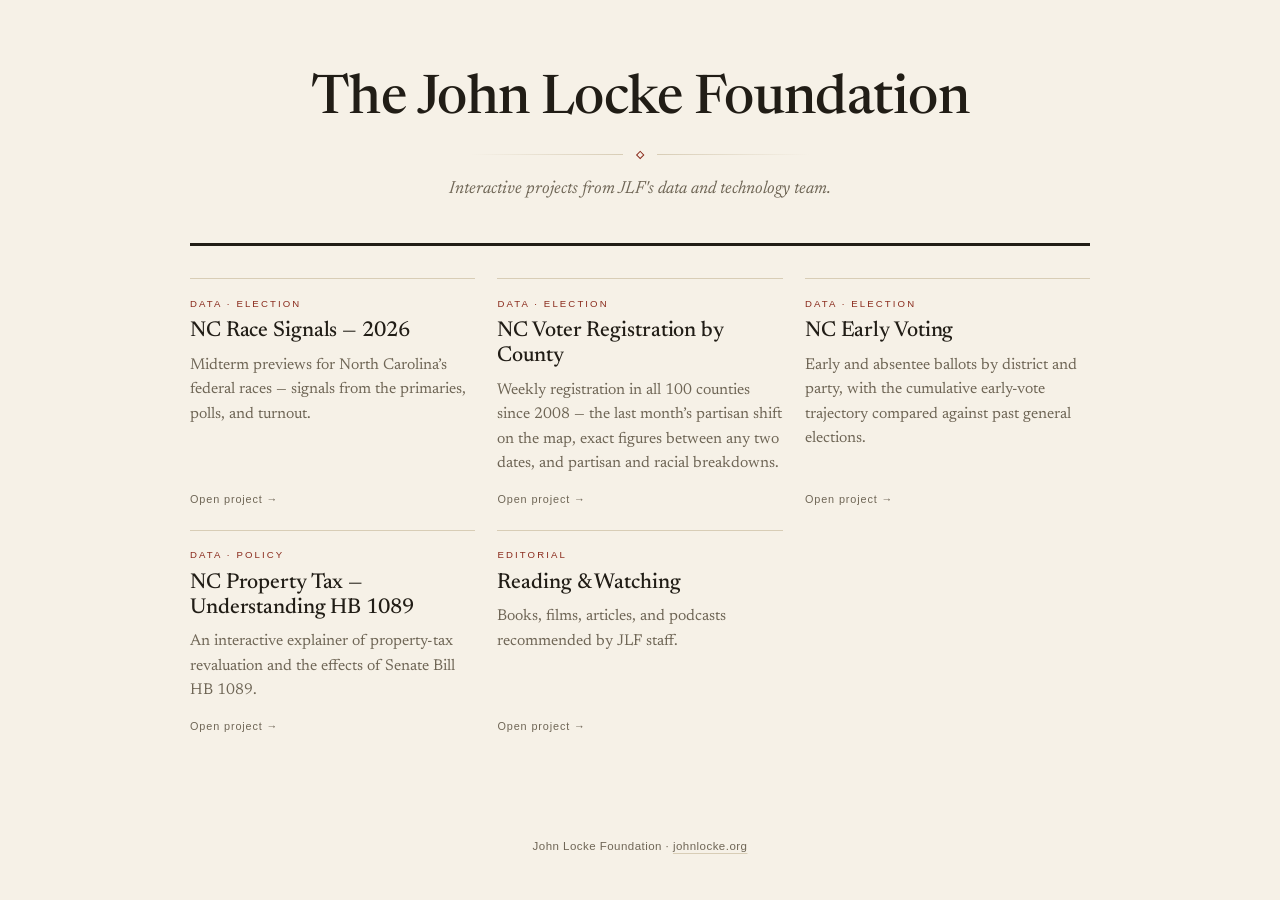
<file: index.html>
<!doctype html>
<html lang="en">
<head>
  <meta charset="utf-8">
  <meta name="viewport" content="width=device-width, initial-scale=1">
  <title>John Locke Foundation — Projects</title>
  <meta name="description" content="Interactive projects from the John Locke Foundation.">
  <link rel="icon" href="data:image/svg+xml,<svg xmlns='http://www.w3.org/2000/svg' viewBox='0 0 64 64'><rect width='64' height='64' fill='%23f6f1e7'/><rect x='5' y='5' width='54' height='54' fill='none' stroke='%23211d16'/><text x='32' y='43' font-family='Georgia,serif' font-size='28' text-anchor='middle' fill='%23211d16'>JL</text></svg>">
  <link rel="preconnect" href="https://fonts.googleapis.com">
  <link rel="preconnect" href="https://fonts.gstatic.com" crossorigin>
  <link href="https://fonts.googleapis.com/css2?family=Newsreader:ital,opsz,wght@0,6..72,400..700;1,6..72,400..700&display=swap" rel="stylesheet">
  <style>
    :root{
      --paper:#f6f1e7;
      --paper-deep:#ece4d1;
      --ink:#211d16;
      --ink-soft:#6f6656;
      --rule:#d8cdb6;
      --accent:#8a2b1d;
      --serif:"Newsreader",Georgia,"Times New Roman",serif;
      --sans:-apple-system,BlinkMacSystemFont,"Segoe UI","Helvetica Neue",Arial,sans-serif;
    }
    *,*::before,*::after{box-sizing:border-box}
    html,body{height:100%}
    body{
      margin:0;
      display:flex;
      flex-direction:column;
      min-height:100%;
      background:var(--paper);
      color:var(--ink);
      font-family:var(--serif);
      font-size:16px;
      line-height:1.5;
      -webkit-font-smoothing:antialiased;
      text-rendering:optimizeLegibility;
    }
    ::selection{background:#e6dcc2}
    a{color:inherit;text-decoration:none}
    :focus-visible{outline:2px solid var(--accent);outline-offset:3px}
    .container{max-width:980px;margin:0 auto;padding:0 clamp(1.1rem,4vw,2.5rem);width:100%}
    .masthead{padding:clamp(2.6rem,6vw,4.5rem) 0 0;text-align:center}
    .masthead-title{
      margin:0;
      font-weight:500;
      font-size:clamp(2.1rem,5vw,3.4rem);
      line-height:1.05;
      letter-spacing:-.01em;
    }
    .masthead-ornament{
      margin:clamp(1rem,2.4vw,1.4rem) auto 0;
      display:flex;
      align-items:center;
      justify-content:center;
      gap:.85rem;
      max-width:340px;
    }
    .masthead-ornament::before,
    .masthead-ornament::after{content:"";flex:1;height:1px;background:linear-gradient(90deg,transparent,var(--rule))}
    .masthead-ornament::after{background:linear-gradient(90deg,var(--rule),transparent)}
    .masthead-ornament .diamond{flex:none;width:.4em;height:.4em;border:1px solid var(--accent);transform:rotate(45deg)}
    .standfirst{margin:1.1rem auto 0;max-width:52ch;font-style:italic;font-size:1.1rem;color:var(--ink-soft)}
    .projects{
      margin-top:clamp(1.8rem,4vw,2.6rem);
      border-top:3px solid var(--ink);
      padding:clamp(1.4rem,3vw,2rem) 0 0;
      display:grid;
      grid-template-columns:repeat(auto-fit,minmax(240px,1fr));
      gap:1.4rem;
    }
    .project{
      display:flex;
      flex-direction:column;
      min-height:100%;
      border-top:1px solid var(--rule);
      padding-top:1.1rem;
    }
    .project:hover{border-top-color:var(--accent)}
    .project-kind{font-family:var(--sans);font-size:.6rem;letter-spacing:.22em;text-transform:uppercase;color:var(--accent)}
    .project-title{margin:.5rem 0 .55rem;font-weight:500;font-size:1.35rem;line-height:1.15;letter-spacing:-.005em}
    .project-title a:hover{text-decoration:underline;text-decoration-thickness:1px;text-underline-offset:3px;text-decoration-color:var(--accent)}
    .project-desc{margin:0;font-size:.98rem;line-height:1.55;color:var(--ink-soft)}
    .project-more{margin-top:auto;padding-top:1rem;font-family:var(--sans);font-size:.68rem;letter-spacing:.08em;color:var(--ink-soft)}
    .project-more:hover{color:var(--accent)}
    .colophon{margin-top:auto;padding:clamp(2.4rem,5vw,3.4rem) 0 2.8rem;text-align:center}
    .colophon .fine{margin:0;font-family:var(--sans);font-size:.72rem;letter-spacing:.04em;color:var(--ink-soft)}
    .colophon a{text-decoration:underline;text-decoration-color:var(--rule);text-underline-offset:3px}
    .colophon a:hover{text-decoration-color:var(--accent)}
    @media (prefers-reduced-motion:reduce){*,*::before,*::after{transition:none!important;animation:none!important}}
  </style>
</head>
<body>

  <header class="masthead">
    <div class="container">
      <h1 class="masthead-title">The John Locke Foundation</h1>
      <div class="masthead-ornament" aria-hidden="true"><span class="diamond"></span></div>
      <p class="standfirst">Interactive projects from JLF's data and technology team.</p>
    </div>
  </header>

  <div class="container" style="flex:none">
    <section class="projects" aria-label="Projects">

      <article class="project">
        <span class="project-kind">Data &middot; Election</span>
        <h2 class="project-title"><a href="/nc26/">NC Race Signals — 2026</a></h2>
        <p class="project-desc">Midterm previews for North Carolina&rsquo;s federal races — signals from the primaries, polls, and turnout.</p>
        <a class="project-more" href="/nc26/">Open project →</a>
      </article>

      <article class="project">
        <span class="project-kind">Data &middot; Election</span>
        <h2 class="project-title"><a href="/registrations/">NC Voter Registration by County</a></h2>
        <p class="project-desc">Weekly registration in all 100 counties since 2008 — the last month&rsquo;s partisan shift on the map, exact figures between any two dates, and partisan and racial breakdowns.</p>
        <a class="project-more" href="/registrations/">Open project →</a>
      </article>

      <article class="project">
        <span class="project-kind">Data &middot; Election</span>
        <h2 class="project-title"><a href="/early-voting/">NC Early Voting</a></h2>
        <p class="project-desc">Early and absentee ballots by district and party, with the cumulative early-vote trajectory compared against past general elections.</p>
        <a class="project-more" href="/early-voting/">Open project →</a>
      </article>

      <article class="project">
        <span class="project-kind">Data &middot; Policy</span>
        <h2 class="project-title"><a href="/property-tax-demo/">NC Property Tax — Understanding HB 1089</a></h2>
        <p class="project-desc">An interactive explainer of property-tax revaluation and the effects of Senate Bill HB 1089.</p>
        <a class="project-more" href="/property-tax-demo/">Open project →</a>
      </article>

      <article class="project">
        <span class="project-kind">Editorial</span>
        <h2 class="project-title"><a href="/jlf-reads/">Reading &amp; Watching</a></h2>
        <p class="project-desc">Books, films, articles, and podcasts recommended by JLF staff.</p>
        <a class="project-more" href="/jlf-reads/">Open project →</a>
      </article>

    </section>
  </div>

  <footer class="colophon">
    <div class="container">
      <p class="fine">John Locke Foundation &middot; <a href="https://www.johnlocke.org/">johnlocke.org</a></p>
    </div>
  </footer>

</body>
</html>
</file>
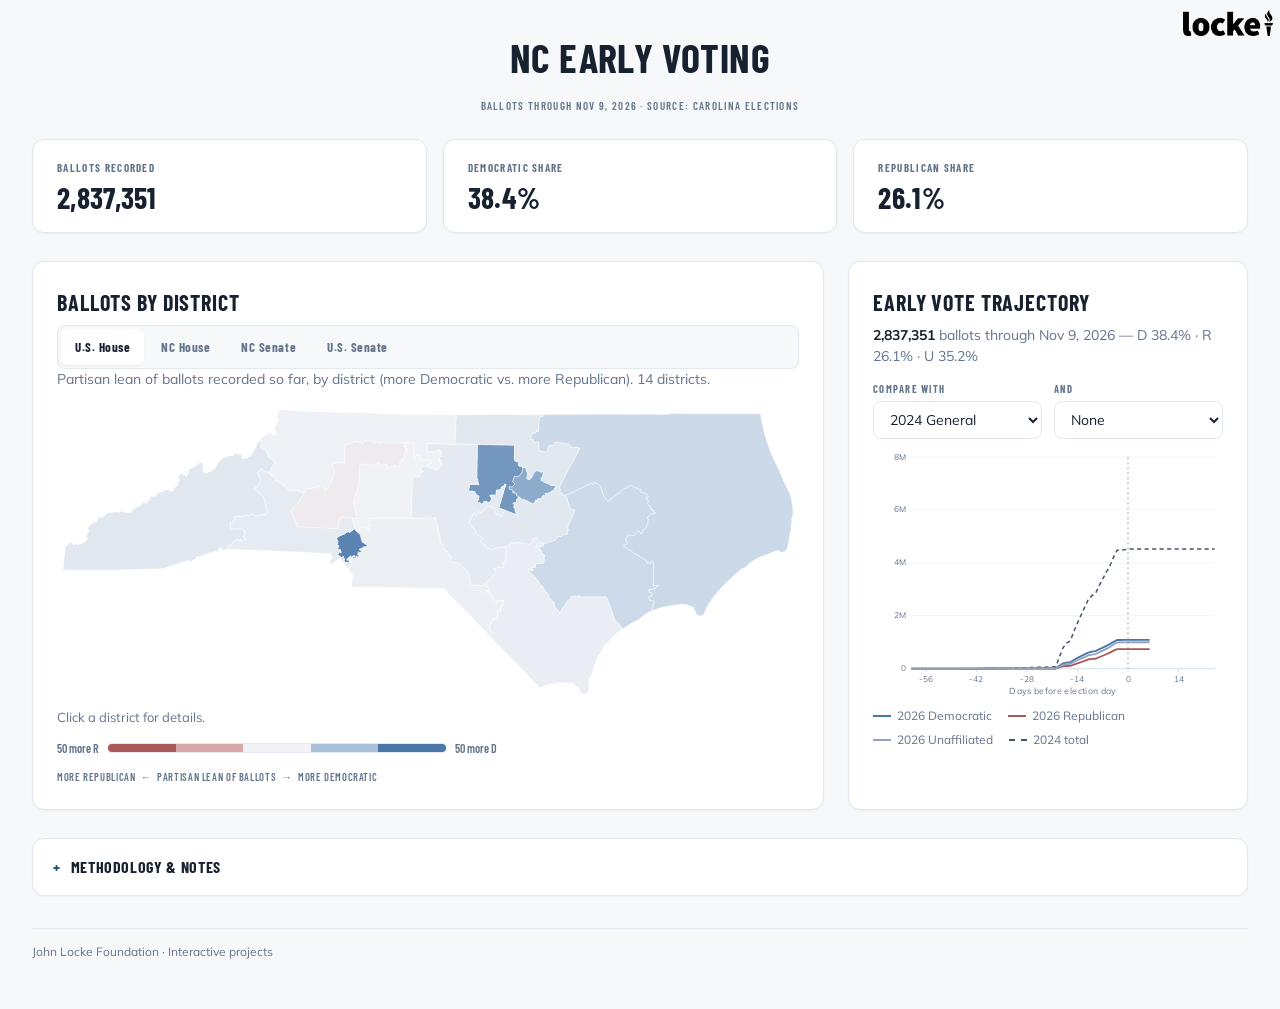
<file: early-voting/index.html>
<!doctype html>
<html lang="en">
<head>
  <meta charset="utf-8">
  <meta name="viewport" content="width=device-width, initial-scale=1">
  <title>NC Early Voting — John Locke Foundation</title>
  <meta name="description" content="Early and absentee ballots in North Carolina: the partisan split by district on the map, and the cumulative early-vote trajectory against past general elections.">
  <link rel="icon" href="data:image/svg+xml,<svg xmlns='http://www.w3.org/2000/svg' viewBox='0 0 64 64'><rect width='64' height='64' fill='%23f8fafc'/><rect x='5' y='5' width='54' height='54' fill='none' stroke='%230f172a'/><text x='32' y='43' font-family='Georgia,serif' font-size='28' text-anchor='middle' fill='%230f172a'>JL</text></svg>">
  <link rel="preconnect" href="https://fonts.googleapis.com">
  <link rel="preconnect" href="https://fonts.gstatic.com" crossorigin>
  <link href="https://fonts.googleapis.com/css2?family=Barlow+Condensed:wght@500;600;700;800&family=Mulish:ital,wght@0,400;0,600;0,700;0,800;1,400&display=swap" rel="stylesheet">
  <link rel="stylesheet" href="styles.css">
</head>
<body>
  <div class="app">
    <a href="https://www.johnlocke.org/" class="corner-logo-link" aria-label="John Locke Foundation">
      <img src="assets/locke-logo-white.png" class="corner-logo" alt="John Locke Foundation" width="1200" height="346">
    </a>
    <header class="topbar">
      <a class="brand-link" href="../">
        <h1 class="brand-title">NC Early Voting</h1>
      </a>
    </header>
    <p class="updated" id="updated-line"></p>

    <main id="app" hidden>
      <section class="kpi-row" aria-label="Summary">
        <div class="kpi"><span class="kpi-label">Ballots recorded</span><span class="kpi-value" id="kpi-total">—</span></div>
        <div class="kpi"><span class="kpi-label">Democratic share</span><span class="kpi-value" id="kpi-dem">—</span></div>
        <div class="kpi"><span class="kpi-label">Republican share</span><span class="kpi-value" id="kpi-rep">—</span></div>
      </section>
      <div class="map-grid">
        <section class="panel map-wrap" aria-labelledby="map-title">
          <h2 id="map-title" class="panel-title">Ballots by district</h2>
          <div class="toggle-bar" id="chamber-toggles" role="tablist" aria-label="Chamber"></div>
          <p class="section-sub" id="map-sub"></p>
          <div id="map" role="img" aria-label="Map of North Carolina districts colored by the partisan split of early ballots"></div>
          <p class="district-info" id="district-info">Click a district for details.</p>
          <div class="legend" id="legend"></div>
        </section>

        <section class="panel chart-panel" aria-labelledby="chart-title">
          <h2 id="chart-title" class="panel-title">Early vote trajectory</h2>
          <p class="section-sub" id="chart-sub"></p>
          <div class="chart-controls">
            <label>Compare with <select id="compare-a"></select></label>
            <label>And <select id="compare-b"></select></label>
          </div>
          <div id="chart"></div>
          <div class="chart-legend" id="chart-legend"></div>
        </section>
      </div>

      <section class="methodology">
        <details>
          <summary>Methodology &amp; notes</summary>
          <div class="methodology-body">
            <p>Figures come from the absentee files of the Carolina Elections database (carolinaelections.com), one row per ballot with the date the ballot activity was recorded. The map shows each district’s partisan lean of ballots recorded so far in the 2026 general election; minor parties are counted in totals but not in the party split. Chamber toggles switch between U.S. House, NC House, NC Senate and the statewide U.S. Senate view.</p>
            <p>The trajectory chart cumulates ballots by day, aligned across elections by days before election day. The current election is split by party; comparison elections are drawn as single dashed totals, which include minor parties. The 2016 absentee file is empty and is not offered. A recorded ballot is not necessarily a returned or counted vote, and the parties do not return ballots at equal rates — the partisan split is not a forecast.</p>
          </div>
        </details>
      </section>
    </main>

    <p id="loading" class="loading">Loading early-vote data…</p>
    <footer class="footer"><a href="../">John Locke Foundation</a> · Interactive projects</footer>
  </div>
  <script src="app.js"></script>
</body>
</html>
</file>
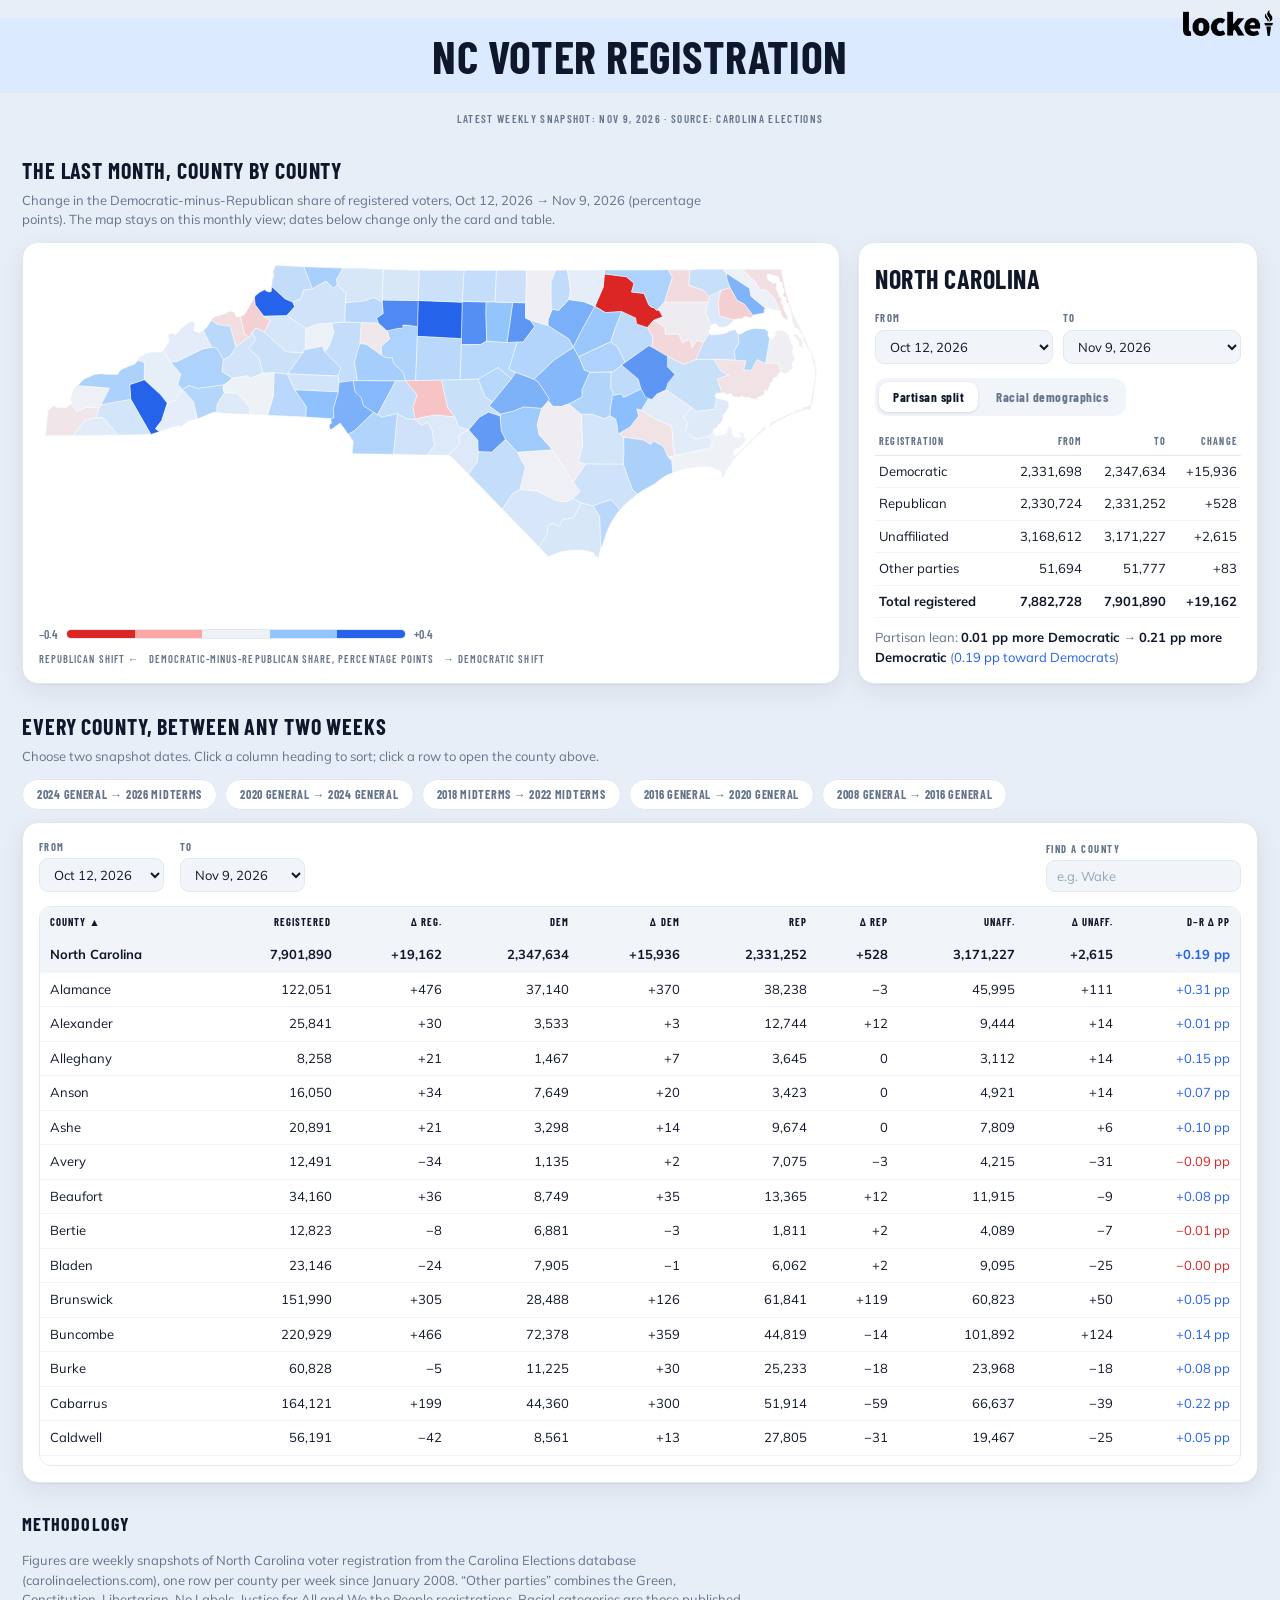
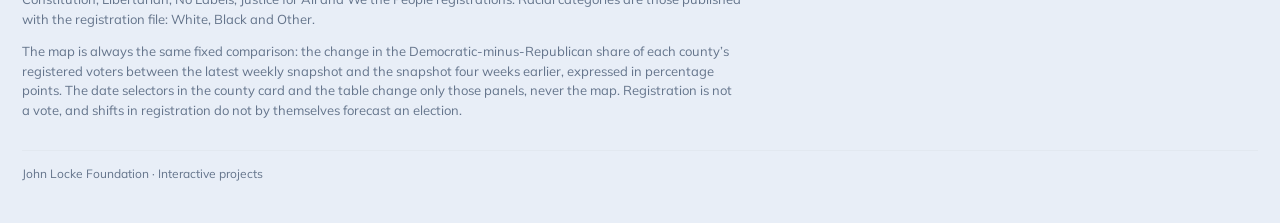
<file: registrations/index.html>
<!doctype html>
<html lang="en">
<head>
  <meta charset="utf-8">
  <meta name="viewport" content="width=device-width, initial-scale=1">
  <title>NC Voter Registration by County — John Locke Foundation</title>
  <meta name="description" content="Weekly voter registration in all 100 North Carolina counties: partisan change over the last month on the map, exact figures between any two dates, and partisan and racial breakdowns per county.">
  <link rel="icon" href="data:image/svg+xml,<svg xmlns='http://www.w3.org/2000/svg' viewBox='0 0 64 64'><rect width='64' height='64' fill='%23f8fafc'/><rect x='5' y='5' width='54' height='54' fill='none' stroke='%230f172a'/><text x='32' y='43' font-family='Georgia,serif' font-size='28' text-anchor='middle' fill='%230f172a'>JL</text></svg>">
  <link rel="preconnect" href="https://fonts.googleapis.com">
  <link rel="preconnect" href="https://fonts.gstatic.com" crossorigin>
  <link href="https://fonts.googleapis.com/css2?family=Barlow+Condensed:wght@500;600;700;800&family=Mulish:ital,wght@0,400;0,600;0,700;0,800;1,400&display=swap" rel="stylesheet">
  <link rel="stylesheet" href="styles.css">
</head>
<body>
  <div class="app">
    <a href="https://www.johnlocke.org/" class="corner-logo-link" aria-label="John Locke Foundation">
      <img src="assets/locke-logo-white.png" class="corner-logo" alt="John Locke Foundation" width="1200" height="346">
    </a>
    <header class="topbar">
      <a class="brand-link" href="../">
        <h1 class="brand-title">NC Voter Registration</h1>
      </a>
    </header>
    <p class="updated" id="updated-line"></p>

    <main id="app" hidden>
      <section class="map-section" aria-labelledby="map-title">
        <div class="section-head">
          <h2 id="map-title">The last month, county by county</h2>
          <p class="section-sub" id="map-sub"></p>
        </div>
        <div class="map-grid">
          <div class="panel map-wrap">
            <div id="map" role="img" aria-label="Map of North Carolina counties colored by partisan registration change over the last month"></div>
            <div class="legend" id="legend"></div>
          </div>
          <aside class="panel county-card" id="county-card" aria-labelledby="card-county-name"></aside>
        </div>
      </section>

      <section class="table-section" aria-labelledby="table-title">
        <div class="section-head">
          <h2 id="table-title">Every county, between any two weeks</h2>
          <p class="section-sub">Choose two snapshot dates. Click a column heading to sort; click a row to open the county above.</p>
        </div>
        <div class="preset-bar" id="preset-bar" aria-label="Date range presets"></div>
        <div class="panel table-panel">
          <div class="table-controls">
            <label>From <select id="table-from"></select></label>
            <label>To <select id="table-to"></select></label>
            <label class="search-label">Find a county <input type="search" id="table-search" placeholder="e.g. Wake"></label>
          </div>
          <div class="table-wrap">
            <table id="county-table">
              <thead></thead>
              <tbody></tbody>
            </table>
          </div>
        </div>
      </section>

      <section class="methodology">
        <h2>Methodology</h2>
        <p>Figures are weekly snapshots of North Carolina voter registration from the Carolina Elections database (carolinaelections.com), one row per county per week since January 2008. “Other parties” combines the Green, Constitution, Libertarian, No Labels, Justice for All and We the People registrations. Racial categories are those published with the registration file: White, Black and Other.</p>
        <p>The map is always the same fixed comparison: the change in the Democratic-minus-Republican share of each county’s registered voters between the latest weekly snapshot and the snapshot four weeks earlier, expressed in percentage points. The date selectors in the county card and the table change only those panels, never the map. Registration is not a vote, and shifts in registration do not by themselves forecast an election.</p>
      </section>
    </main>

    <p id="loading" class="loading">Loading registration data…</p>
    <footer class="footer"><a href="../">John Locke Foundation</a> · Interactive projects</footer>
  </div>
  <script src="app.js"></script>
</body>
</html>
</file>
<file: early-voting/styles.css>
/* NC Early Voting — CSS-first redesign per design review.
   Palette and spacing follow the review's suggested system. Fonts unchanged. */
:root{
  --ink:#17212F;
  --muted:#64748B;
  --line:#E2E8F0;
  --bg:#F7F8FA;
  --card:#FFFFFF;
  --input:#F7F8FA;
  --d:#4A76A8;
  --r:#A85A5A;
  --accent:#234F78;
  --shadow:0 1px 2px rgba(15,23,42,.04);
  --font-body:'Effra','Mulish',-apple-system,BlinkMacSystemFont,'Segoe UI',Roboto,Helvetica,Arial,sans-serif;
  --font-display:'Barlow Condensed','Mulish',-apple-system,BlinkMacSystemFont,'Segoe UI',sans-serif;
}
*,*::before,*::after{box-sizing:border-box}
body{margin:0;background:var(--bg);color:var(--ink);font-family:var(--font-body);font-size:15px;line-height:1.5;-webkit-font-smoothing:antialiased}
a{color:var(--accent)}
:focus-visible{outline:2px solid var(--accent);outline-offset:2px;border-radius:4px}
.app{max-width:1280px;margin:0 auto;padding:32px 32px 48px;position:relative}
@media (max-width:720px){.app{padding:16px 16px 32px}}

/* Topbar */
.topbar{display:flex;align-items:center;justify-content:center;padding:4px 2px 16px}
.brand-link{display:flex;flex-direction:column;align-items:center;gap:2px;text-decoration:none;color:inherit}
.brand-title{margin:0;font-family:var(--font-display);font-weight:700;text-transform:uppercase;font-size:clamp(28px,4vw,40px);line-height:1.05;letter-spacing:.01em;color:var(--ink)}
.brand-byline{font-size:9.5px;font-weight:600;letter-spacing:.16em;color:var(--muted);text-transform:uppercase;margin-top:6px}
.brand-byline em{font-style:italic;text-transform:lowercase;font-weight:400}
.brand-link:hover .brand-byline{color:var(--accent)}
.updated{margin:4px 0 24px;text-align:center;font-family:var(--font-display);font-size:11px;font-weight:600;letter-spacing:.12em;text-transform:uppercase;color:var(--muted)}

/* KPI row */
.kpi-row{display:grid;grid-template-columns:repeat(3,1fr);gap:16px;margin-bottom:28px}
@media (max-width:720px){.kpi-row{grid-template-columns:1fr}}
.kpi{background:var(--card);border:1px solid var(--line);border-radius:12px;padding:20px 24px;box-shadow:var(--shadow)}
.kpi-label{display:block;font-family:var(--font-display);font-size:11px;letter-spacing:.12em;text-transform:uppercase;font-weight:700;color:var(--muted);margin-bottom:6px}
.kpi-value{display:block;font-family:var(--font-display);font-size:30px;font-weight:700;letter-spacing:.01em;color:var(--ink);line-height:1}

/* Panels */
.panel{background:var(--card);border:1px solid var(--line);border-radius:12px;box-shadow:var(--shadow);padding:24px}
.panel-title{margin:0 0 6px;font-family:var(--font-display);font-weight:700;font-size:22px;letter-spacing:.04em;text-transform:uppercase;color:var(--ink)}
.section-sub{margin:0 0 14px;font-size:14px;color:var(--muted);line-height:1.5;max-width:90ch}
.section-sub strong{color:var(--ink)}

.map-grid{display:grid;grid-template-columns:minmax(0,1fr) 400px;gap:24px;align-items:stretch;margin-top:0}
@media (max-width:1080px){.map-grid{grid-template-columns:1fr}}
.map-wrap{position:relative;display:flex;flex-direction:column}
#map svg{width:100%;height:auto;display:block}
.county-path{stroke:#fff;stroke-width:.6;cursor:pointer;transition:opacity .15s}
.county-path:hover{stroke:var(--ink);stroke-width:1.2}
.county-path.selected{stroke:var(--ink);stroke-width:1.6}
.county-path:focus-visible{stroke:var(--accent);stroke-width:1.6}
#map.has-selection .county-path:not(.selected):not(:hover){opacity:.75}

.legend{display:flex;align-items:center;gap:8px;margin-top:auto;padding-top:12px;flex-wrap:wrap;font-family:var(--font-display);font-size:12px;font-weight:600;color:var(--muted)}
.legend .swatches{display:flex;height:10px;flex:1;min-width:160px;max-width:340px;border:1px solid var(--line);border-radius:5px;overflow:hidden}
.legend .swatches span{flex:1}
.legend-caption{flex-basis:100%;font-size:10.5px;letter-spacing:.06em;text-transform:uppercase;margin-top:4px}

.tooltip{position:absolute;pointer-events:none;background:#17212F;color:#F7F8FA;font-size:12px;line-height:1.5;padding:9px 12px;border-radius:8px;max-width:260px;z-index:5;display:none;box-shadow:var(--shadow)}
.tooltip strong{display:block;font-family:var(--font-display);font-size:15px;font-weight:700;letter-spacing:.03em;margin-bottom:3px}

.district-info{font-size:13px;color:var(--muted);margin:8px 0 0;min-height:1.5em}
.district-info strong{color:var(--ink);font-family:var(--font-display);letter-spacing:.02em}

/* Toggle / segmented control */
.toggle-bar{display:inline-flex;background:var(--input);border:1px solid var(--line);border-radius:8px;padding:3px;gap:3px;flex-wrap:wrap}
.toggle{border:0;background:transparent;border-radius:6px;padding:7px 14px;cursor:pointer;font-family:var(--font-display);font-weight:700;font-size:13px;letter-spacing:.04em;color:var(--muted);min-height:36px}
.toggle.active{background:var(--card);color:var(--ink);box-shadow:0 1px 2px rgba(15,23,42,.06)}
.toggle:hover:not(.active){color:var(--accent)}
.toggle:focus-visible{outline:2px solid var(--accent);outline-offset:1px}

/* Chart */
.chart-controls{display:flex;gap:12px;margin:12px 0 8px;flex-wrap:wrap}
.chart-controls label{display:flex;flex-direction:column;gap:4px;flex:1;min-width:150px;font-family:var(--font-display);font-size:10.5px;letter-spacing:.12em;font-weight:700;text-transform:uppercase;color:var(--muted)}
select{font-family:var(--font-body);font-size:14px;color:var(--ink);background:var(--card);border:1px solid var(--line);border-radius:8px;padding:8px 12px;min-height:38px;max-width:100%}
select:focus{outline:2px solid var(--accent);outline-offset:1px}
.chart-legend{display:flex;flex-wrap:wrap;gap:6px 16px;margin-top:10px;font-size:12px;color:var(--muted)}
.chart-key{display:inline-flex;align-items:center;gap:6px}
.line-swatch{display:inline-block;width:18px;border-top:2.5px solid}
.line-swatch.dashed{border-top-style:dashed;border-top-width:2px}
.axis{font-family:var(--font-body);font-size:10px;fill:#64748B}
.axis-caption{font-size:10.5px;letter-spacing:.04em}
.district-chart{margin-top:8px}
.district-info{font-size:13px;color:var(--muted);margin:8px 0 0;min-height:1.5em}
.district-info strong{color:var(--ink);font-family:var(--font-display);letter-spacing:.02em}
.detail-title{margin:0;font-family:var(--font-display);font-weight:700;font-size:24px;letter-spacing:.02em;text-transform:uppercase;color:var(--ink)}
.share-bar{display:flex;height:10px;border-radius:6px;overflow:hidden;margin:12px 0 14px;border:1px solid var(--line)}
.share-seg{height:100%}
.back-btn{margin-top:14px}
.stat-rows{width:100%;border-collapse:collapse;font-size:14px}
.stat-rows th,.stat-rows td{padding:7px 4px;text-align:right;border-bottom:1px solid var(--input);white-space:nowrap}
.stat-rows th:first-child,.stat-rows td:first-child{text-align:left}
.stat-rows thead th{font-family:var(--font-display);font-size:10.5px;letter-spacing:.1em;text-transform:uppercase;font-weight:700;color:var(--muted);border-bottom:1px solid var(--line)}
.stat-rows .total-row td{border-top:1px solid var(--line);font-weight:700}
.pos{color:var(--d)}
.neg{color:var(--r)}
.margin-line{font-size:13px;margin:10px 0 0;color:var(--muted)}
.margin-line strong{color:var(--ink)}

/* Methodology as collapsible */
.methodology{margin-top:28px}
.methodology details{background:var(--card);border:1px solid var(--line);border-radius:12px;padding:0;box-shadow:var(--shadow)}
.methodology summary{cursor:pointer;padding:16px 20px;font-family:var(--font-display);font-weight:700;font-size:16px;letter-spacing:.04em;text-transform:uppercase;color:var(--ink);list-style:none}
.methodology summary::-webkit-details-marker{display:none}
.methodology summary::before{content:'+';margin-right:10px;color:var(--accent);font-weight:700}
.methodology details[open] summary::before{content:'−'}
.methodology .methodology-body{padding:0 20px 18px;font-size:14px;color:var(--muted);line-height:1.6}
.methodology .methodology-body p{margin:0 0 10px}
.methodology .methodology-body p:last-child{margin:0}

.loading{text-align:center;padding:40px 0;font-style:italic;color:var(--muted)}
.footer{margin-top:32px;border-top:1px solid var(--line);padding-top:14px;font-size:12px;color:var(--muted)}
.footer a{color:var(--muted);text-decoration:none}
.footer a:hover{color:var(--accent)}

.corner-logo-link{position:absolute;top:10px;right:7px;display:block}
.corner-logo{height:26px;width:auto;max-width:220px;display:block;filter:invert(1)}
.corner-logo-link:hover{opacity:.82}
@media (max-width:1100px){.corner-logo-link{display:none}}
</file>
<file: registrations/styles.css>
/* nc26 design language, light mode. Same tokens and components as
   carolina_elections/frontend/src/styles.css, with the dark slate palette
   inverted: white cards on a slate-50 ground, slate-900 ink, blue accent.
   Fonts are the Locke standard: Barlow Condensed for display, Mulish standing
   in for the licensed Effra for body. */
:root{
  --ink:#0f172a;
  --muted:#64748b;
  --line:#e2e8f0;
  --bg:#e8eef7;
  --card:#ffffff;
  --input:#f1f5f9;
  --d:#2563eb;
  --r:#dc2626;
  --accent:#2563eb;
  --shadow:0 1px 2px rgba(15,23,42,.05),0 8px 24px rgba(15,23,42,.07);
  --font-body:'Effra','Mulish',-apple-system,BlinkMacSystemFont,'Segoe UI',Roboto,Helvetica,Arial,sans-serif;
  --font-display:'Barlow Condensed','Mulish',-apple-system,BlinkMacSystemFont,'Segoe UI',sans-serif;
}
*,*::before,*::after{box-sizing:border-box}
body{margin:0;background:var(--bg);color:var(--ink);font-family:var(--font-body);font-size:15px;line-height:1.5;-webkit-font-smoothing:antialiased}
a{color:var(--accent)}
:focus-visible{outline:2px solid var(--accent);outline-offset:2px;border-radius:4px}
.app{max-width:1440px;margin:0 auto;padding:18px 22px 40px;position:relative}

/* Locke wordmark, top-right, as on nc26. The only brand asset available is
   the white PNG; invert(1) renders it dark on this light page. */
.corner-logo-link{position:absolute;top:10px;right:7px;display:block}
.corner-logo{height:26px;width:auto;max-width:220px;display:block;filter:invert(1)}
.corner-logo-link:hover{opacity:.82}
@media (max-width:1100px){.corner-logo-link{display:none}}

/* Topbar */
.topbar{display:flex;align-items:center;justify-content:center;padding:14px 2px 12px;margin:0 -22px 18px;background:#dbeafe;border-bottom:1px solid var(--line)}
.brand-link{display:flex;flex-direction:column;align-items:center;gap:2px;text-decoration:none;color:inherit}
.brand-title{
  margin:0;font-family:var(--font-display);font-weight:700;text-transform:uppercase;
  font-size:clamp(30px,4.6vw,46px);line-height:1.05;letter-spacing:.01em;color:var(--ink);
}
.brand-byline{font-size:9.5px;font-weight:600;letter-spacing:.16em;color:var(--muted);text-transform:uppercase;margin-top:6px}
.brand-byline em{font-style:italic;text-transform:lowercase;font-weight:400}
.brand-link:hover .brand-byline{color:var(--accent)}
.standfirst{margin:14px auto 0;max-width:66ch;text-align:center;font-size:14px;color:var(--muted)}
.updated{margin:10px 0 0;text-align:center;font-family:var(--font-display);font-size:11px;font-weight:600;letter-spacing:.12em;text-transform:uppercase;color:var(--muted)}

/* Section headings: small-caps display type, no rules. */
.section-head{margin-top:26px;margin-bottom:12px}
.section-head h2{margin:0;font-family:var(--font-display);font-weight:700;font-size:22px;letter-spacing:.04em;text-transform:uppercase}
.section-sub{margin:4px 0 0;font-size:13px;color:var(--muted);max-width:90ch}

/* Panels: the nc26 card. */
.panel{background:var(--card);border:1px solid var(--line);border-radius:16px;box-shadow:var(--shadow);padding:16px}

/* Stretch so the county card and the map panel are the same height. The
   legend is pinned to the bottom of the map panel to absorb the slack. */
.map-grid{display:grid;grid-template-columns:minmax(0,1fr) 400px;gap:18px;align-items:stretch}
@media (max-width:1080px){.map-grid{grid-template-columns:1fr}}
.map-wrap{position:relative;display:flex;flex-direction:column}
#map svg{width:100%;height:auto;display:block}
.county-path{stroke:#ffffff;stroke-width:.6;cursor:pointer;transition:opacity .15s}
.county-path:hover{stroke:var(--ink);stroke-width:1.2}
.county-path.selected{stroke:var(--ink);stroke-width:1.6}
#map.has-selection .county-path:not(.selected):not(:hover){opacity:.75}

.legend{display:flex;align-items:center;gap:8px;margin-top:auto;padding-top:10px;flex-wrap:wrap;font-family:var(--font-display);font-size:12px;font-weight:600;color:var(--muted)}
.legend .swatches{display:flex;height:10px;flex:1;min-width:160px;max-width:340px;border:1px solid var(--line);border-radius:5px;overflow:hidden}
.legend .swatches span{flex:1}
.legend-caption{flex-basis:100%;font-size:10.5px;letter-spacing:.1em;text-transform:uppercase}

.tooltip{
  position:absolute;pointer-events:none;background:#0f172a;color:#e2e8f0;
  font-size:12px;line-height:1.45;padding:8px 11px;border-radius:9px;
  max-width:250px;z-index:5;display:none;box-shadow:var(--shadow);
}
.tooltip strong{display:block;font-family:var(--font-display);font-size:15px;font-weight:700;letter-spacing:.03em}

/* County card */
.county-card h3{margin:0;font-family:var(--font-display);font-weight:700;font-size:26px;letter-spacing:.02em;text-transform:uppercase}
.card-dates{display:flex;gap:10px;margin:12px 0 14px}
.card-dates label{display:flex;flex-direction:column;gap:4px;flex:1}
.card-dates label,.table-controls label{
  font-family:var(--font-display);font-size:10.5px;letter-spacing:.14em;font-weight:700;
  text-transform:uppercase;color:var(--muted);
}
select,input[type="search"]{
  font-family:var(--font-body);font-size:13px;color:var(--ink);
  background:var(--input);border:1px solid var(--line);border-radius:9px;
  padding:7px 10px;max-width:100%;
}
select:focus,input[type="search"]:focus{outline:2px solid var(--accent);outline-offset:1px}
input[type="search"]::placeholder{color:#94a3b8}

/* Card breakdown toggle, in the nc26 toggle style. */
.toggle-bar{display:inline-flex;background:var(--input);border-radius:12px;padding:4px;gap:4px;margin:0 0 12px;flex-wrap:wrap}
.toggle{
  border:0;background:transparent;border-radius:9px;padding:7px 14px;cursor:pointer;
  font-family:var(--font-display);font-weight:700;font-size:13px;letter-spacing:.04em;color:var(--muted);
}
.toggle.active{background:var(--card);color:var(--ink);box-shadow:0 1px 3px rgba(15,23,42,.12)}
.toggle:hover:not(.active){color:var(--accent)}

.stat-rows{width:100%;border-collapse:collapse;font-size:13px}
.stat-rows th,.stat-rows td{padding:6px 4px;text-align:right;border-bottom:1px solid var(--input);white-space:nowrap}
.stat-rows th:first-child,.stat-rows td:first-child{text-align:left}
.stat-rows thead th{
  font-family:var(--font-display);font-size:10px;letter-spacing:.12em;text-transform:uppercase;
  font-weight:700;color:var(--muted);border-bottom:1px solid var(--line);
}
.stat-rows .total-row td{border-top:1px solid var(--line);font-weight:700}
.pos{color:var(--d)}
.neg{color:var(--r)}
.margin-line{font-size:13px;margin:10px 0 0;color:var(--muted)}
.margin-line strong{color:var(--ink)}

/* Date-range presets: chips in the nc26 toggle style. */
.preset-bar{display:flex;flex-wrap:wrap;gap:8px;margin:0 0 12px}
.preset{
  font-family:var(--font-display);font-size:12px;font-weight:700;letter-spacing:.06em;text-transform:uppercase;
  padding:7px 14px;border:1px solid var(--line);border-radius:999px;background:var(--card);
  color:var(--muted);cursor:pointer;
}
.preset:hover{border-color:var(--accent);color:var(--accent)}
.preset.active{background:var(--accent);border-color:var(--accent);color:#fff}
.preset:focus-visible{outline:2px solid var(--accent);outline-offset:2px}

/* Table */
.table-controls{display:flex;flex-wrap:wrap;gap:16px;margin:0 0 14px;align-items:end}
.table-controls label{display:flex;flex-direction:column;gap:4px}
.search-label{margin-left:auto}
@media (max-width:640px){.search-label{margin-left:0}}
.table-wrap{overflow-x:auto;border:1px solid var(--line);border-radius:12px;max-height:560px;overflow-y:auto;background:var(--card)}
#county-table{width:100%;border-collapse:collapse;font-size:13px}
#county-table th,#county-table td{padding:7px 10px;text-align:right;white-space:nowrap;border-bottom:1px solid var(--input)}
#county-table th:first-child,#county-table td:first-child{text-align:left}
#county-table thead th{
  position:sticky;top:0;background:var(--input);cursor:pointer;user-select:none;
  font-family:var(--font-display);font-size:10.5px;letter-spacing:.1em;text-transform:uppercase;font-weight:700;color:var(--ink);
}
#county-table thead th:hover{color:var(--accent)}
#county-table tbody tr{cursor:pointer}
#county-table tbody tr:hover{background:#f8fafc}
#county-table tbody tr.selected{background:#eff6ff}
#county-table tr.statewide td{font-weight:700;background:var(--input)}

.methodology{margin-top:28px;max-width:80ch}
.methodology h2{margin:0 0 6px;font-family:var(--font-display);font-weight:700;font-size:18px;letter-spacing:.06em;text-transform:uppercase}
.methodology p{font-size:13px;color:var(--muted)}
.loading{text-align:center;padding:40px 0;font-style:italic;color:var(--muted)}
.footer{margin-top:30px;border-top:1px solid var(--line);padding-top:14px;font-size:12px;color:var(--muted)}
.footer a{color:var(--muted);text-decoration:none}
.footer a:hover{color:var(--accent)}
</file>
